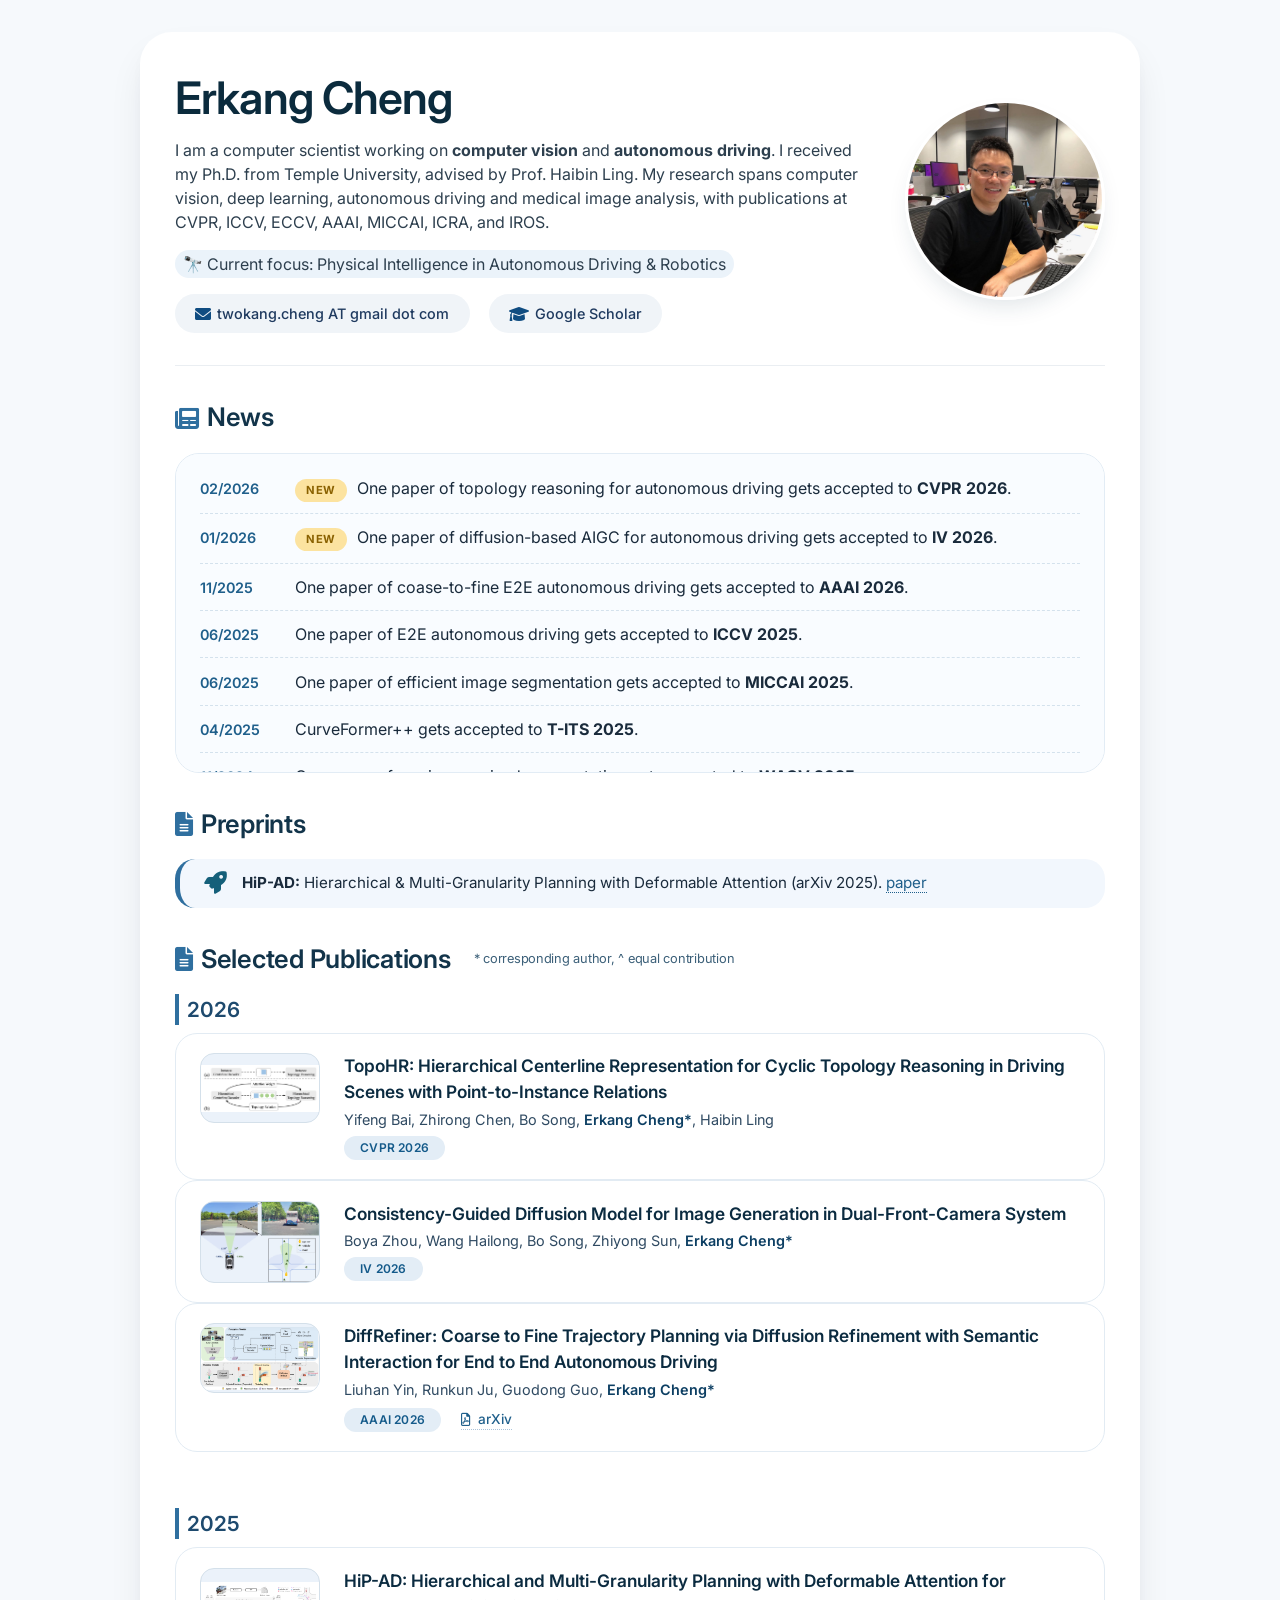
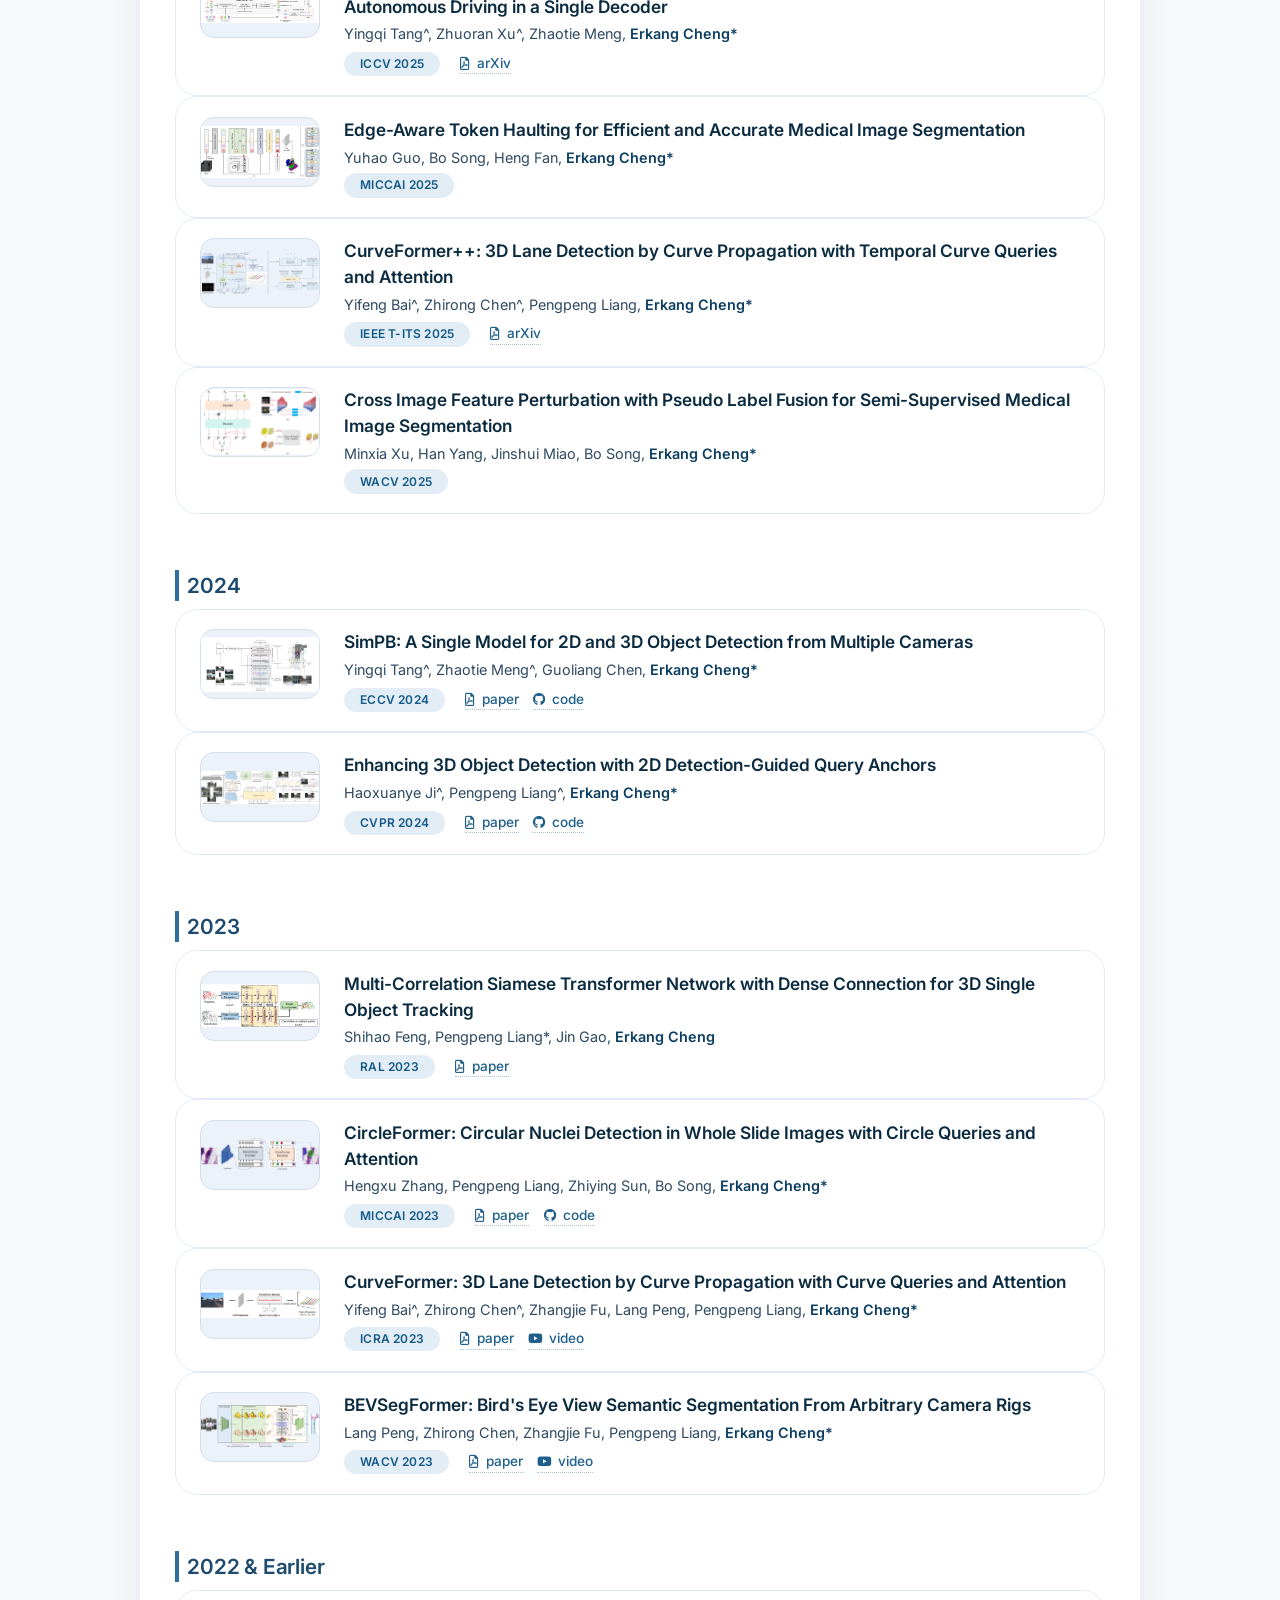
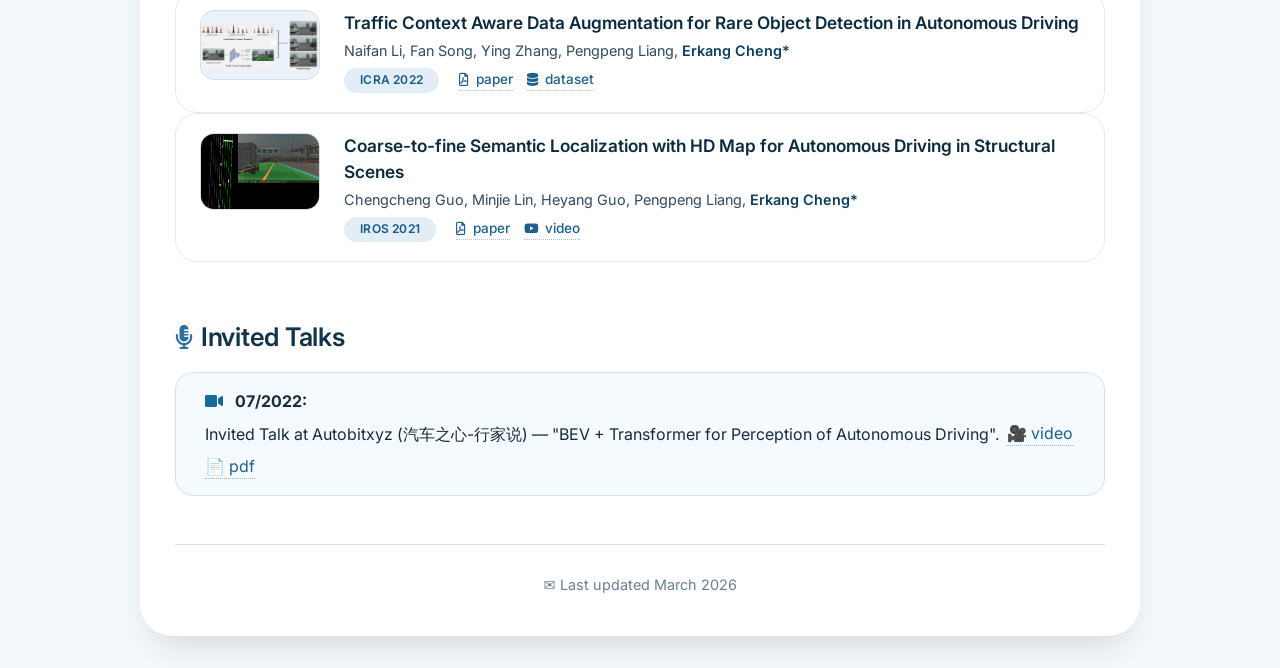
<file: index.html>
<!DOCTYPE HTML>
<html lang="en">
<head>
  <meta http-equiv="Content-Type" content="text/html; charset=UTF-8">
  <title>Erkang Cheng · Computer Vision & Autonomous Driving</title>
  <meta name="author" content="Erkang Cheng">
  <meta name="viewport" content="width=device-width, initial-scale=1">
  
  <!-- Font Awesome for icons -->
  <link rel="stylesheet" href="https://cdnjs.cloudflare.com/ajax/libs/font-awesome/6.0.0-beta3/css/all.min.css">
  <!-- Link to external CSS file -->
  <link rel="stylesheet" href="stylesheet.css">
</head>
<body>
  <div class="page-card">
    <!-- Header with name and photo -->
    <div class="profile-header">
      <div class="profile-text">
        <h1>Erkang Cheng</h1>
        <p>I am a computer scientist working on <strong>computer vision</strong> and <strong>autonomous driving</strong>. I received my Ph.D. from Temple University, advised by Prof. Haibin Ling. My research spans computer vision, deep learning, autonomous driving and medical image analysis, with publications at CVPR, ICCV, ECCV, AAAI, MICCAI, ICRA, and IROS.</p>
        <p><span class="focus-badge">🔭 Current focus: Physical Intelligence in Autonomous Driving & Robotics</span></p>
        <div class="profile-links">
          <a href="#"><i class="fas fa-envelope"></i> twokang.cheng AT gmail dot com</a>
          <a href="https://scholar.google.com/citations?user=6k125mQAAAAJ&hl=en" target="_blank"><i class="fas fa-graduation-cap"></i> Google Scholar</a>
        </div>
      </div>
      <div class="profile-photo">
        <img src="images/erkang_nullmax.JPG" alt="Erkang Cheng profile photo">
      </div>
    </div>

    <!-- News section: scrollable -->
    <div class="section-title">
      <i class="fas fa-newspaper"></i> News
    </div>
    <div class="news-scroll-container">
      <ul class="news-list">
        <li><span class="news-date">02/2026</span> <span class="news-badge">NEW</span> <span>One paper of topology reasoning for autonomous driving gets accepted to <strong>CVPR 2026</strong>.</span></li>
        <li><span class="news-date">01/2026</span> <span class="news-badge">NEW</span> <span>One paper of diffusion-based AIGC for autonomous driving gets accepted to <strong>IV 2026</strong>.</span></li>
        <li><span class="news-date">11/2025</span> <span>One paper of coase-to-fine E2E autonomous driving gets accepted to <strong>AAAI 2026</strong>.</span></li>
        <li><span class="news-date">06/2025</span> <span>One paper of E2E autonomous driving gets accepted to <strong>ICCV 2025</strong>.</span></li>
        <li><span class="news-date">06/2025</span> <span>One paper of efficient image segmentation gets accepted to <strong>MICCAI 2025</strong>.</span></li>
        <li><span class="news-date">04/2025</span> <span>CurveFormer++ gets accepted to <strong>T-ITS 2025</strong>.</span></li>
        <li><span class="news-date">11/2024</span> <span>One paper of semi-supervised segmentation gets accepted to <strong>WACV 2025</strong>.</span></li>
        <li><span class="news-date">07/2024</span> <span>One paper of Multi-view 2D&3D object detection gets accepted to <strong>ECCV 2024</strong>.</span></li>
        <li><span class="news-date">02/2024</span> <span>One paper of Multi-view 3D object detection gets accepted to <strong>CVPR 2024</strong>.</span></li>
        <li><span class="news-date">10/2023</span> <span>One paper of 3D single object tracking gets accepted to <strong>RAL 2023</strong>.</span></li>
        <li><span class="news-date">06/2023</span> <span>One paper of circle object detection gets accepted to <strong>MICCAI 2023</strong>.</span></li>
        <li><span class="news-date">01/2023</span> <span>One paper of 3D lane detection gets accepted to <strong>ICRA 2023</strong>.</span></li>
        <li><span class="news-date">09/2022</span> <span>One paper of BEV semantic segmentation gets accepted to <strong>WACV 2023</strong>.</span></li>
      </ul>
    </div>

    <!-- PrePrint section -->
    <div class="section-title">
      <i class="fas fa-file-alt"></i> Preprints
    </div>
    <div class="preprint-note">
      <i class="fas fa-rocket"></i>
      <span><strong>HiP-AD:</strong> Hierarchical & Multi-Granularity Planning with Deformable Attention (arXiv 2025). <a href="https://arxiv.org/abs/2503.08612">paper</a></span>
    </div>

    <!-- Publications: grouped by year -->
    <div class="section-title">
      <i class="fas fa-file-alt"></i> Selected Publications 
      <span class="pub-note">* corresponding author, ^ equal contribution</span>
    </div>

    <div class="pub-grid">
      <!-- Group 2026 -->
      <div class="pub-year-group">
        <div class="pub-year-title">2026</div>
        <div class="pub-item">
          <div class="pub-img"><img src="images/cvpr26.png" alt="TopoHR"></div>
          <div class="pub-content">
            <div class="pub-title">TopoHR: Hierarchical Centerline Representation for Cyclic Topology Reasoning in Driving Scenes with Point-to-Instance Relations</div>
            <div class="pub-authors">Yifeng Bai, Zhirong Chen, Bo Song, <span class="highlight-author">Erkang Cheng*</span>, Haibin Ling</div>
            <span class="pub-venue">CVPR 2026</span>
          </div>
        </div>
        <div class="pub-item">
          <div class="pub-img"><img src="images/iv26.png" alt="IV 2026"></div>
          <div class="pub-content">
            <div class="pub-title">Consistency-Guided Diffusion Model for Image Generation in Dual-Front-Camera System</div>
            <div class="pub-authors">Boya Zhou, Wang Hailong, Bo Song, Zhiyong Sun, <span class="highlight-author">Erkang Cheng*</span></div>
            <span class="pub-venue">IV 2026</span>
          </div>
        </div>
        <div class="pub-item">
          <div class="pub-img"><img src="images/aaai26.png" alt="AAAI 2026"></div>
          <div class="pub-content">
            <div class="pub-title">DiffRefiner: Coarse to Fine Trajectory Planning via Diffusion Refinement with Semantic Interaction for End to End Autonomous Driving</div>
            <div class="pub-authors">Liuhan Yin, Runkun Ju, Guodong Guo, <span class="highlight-author">Erkang Cheng*</span></div>
            <span class="pub-venue">AAAI 2026</span>
            <div class="pub-links"><a href="https://arxiv.org/abs/2511.17150"><i class="far fa-file-pdf"></i> arXiv</a></div>
          </div>
        </div>
      </div>

      <!-- Group 2025 -->
      <div class="pub-year-group">
        <div class="pub-year-title">2025</div>
        <div class="pub-item">
          <div class="pub-img"><img src="images/hip-ad.png" alt="HiP-AD"></div>
          <div class="pub-content">
            <div class="pub-title">HiP-AD: Hierarchical and Multi-Granularity Planning with Deformable Attention for Autonomous Driving in a Single Decoder</div>
            <div class="pub-authors">Yingqi Tang^, Zhuoran Xu^, Zhaotie Meng, <span class="highlight-author">Erkang Cheng*</span></div>
            <span class="pub-venue">ICCV 2025</span>
            <div class="pub-links"><a href="https://arxiv.org/abs/2503.08612"><i class="far fa-file-pdf"></i> arXiv</a></div>
          </div>
        </div>
        <div class="pub-item">
          <div class="pub-img"><img src="images/miccai25.jpg" alt="MICCAI25"></div>
          <div class="pub-content">
            <div class="pub-title">Edge-Aware Token Haulting for Efficient and Accurate Medical Image Segmentation</div>
            <div class="pub-authors">Yuhao Guo, Bo Song, Heng Fan, <span class="highlight-author">Erkang Cheng*</span></div>
            <span class="pub-venue">MICCAI 2025</span>
          </div>
        </div>
        <div class="pub-item">
          <div class="pub-img"><img src="images/curve_former2.png" alt="CurveFormer++"></div>
          <div class="pub-content">
            <div class="pub-title">CurveFormer++: 3D Lane Detection by Curve Propagation with Temporal Curve Queries and Attention</div>
            <div class="pub-authors">Yifeng Bai^, Zhirong Chen^, Pengpeng Liang, <span class="highlight-author">Erkang Cheng*</span></div>
            <span class="pub-venue">IEEE T-ITS 2025</span>
            <div class="pub-links"><a href="https://arxiv.org/abs/2402.06423"><i class="far fa-file-pdf"></i> arXiv</a></div>
          </div>
        </div>
        <div class="pub-item">
          <div class="pub-img"><img src="images/wacv25.png" alt="WACV25"></div>
          <div class="pub-content">
            <div class="pub-title">Cross Image Feature Perturbation with Pseudo Label Fusion for Semi-Supervised Medical Image Segmentation</div>
            <div class="pub-authors">Minxia Xu, Han Yang, Jinshui Miao, Bo Song, <span class="highlight-author">Erkang Cheng*</span></div>
            <span class="pub-venue">WACV 2025</span>
          </div>
        </div>
      </div>

      <!-- Group 2024 -->
      <div class="pub-year-group">
        <div class="pub-year-title">2024</div>
        <div class="pub-item">
          <div class="pub-img"><img src="images/simpb.png" alt="SimPB"></div>
          <div class="pub-content">
            <div class="pub-title">SimPB: A Single Model for 2D and 3D Object Detection from Multiple Cameras</div>
            <div class="pub-authors">Yingqi Tang^, Zhaotie Meng^, Guoliang Chen, <span class="highlight-author">Erkang Cheng*</span></div>
            <span class="pub-venue">ECCV 2024</span>
            <div class="pub-links">
              <a href="https://arxiv.org/abs/2403.10353"><i class="far fa-file-pdf"></i> paper</a> 
              <a href="https://github.com/nullmax-vision/SimPB"><i class="fab fa-github"></i> code</a>
            </div>
          </div>
        </div>
        <div class="pub-item">
          <div class="pub-img"><img src="images/qaf2d_cvpr24.png" alt="QAF2D"></div>
          <div class="pub-content">
            <div class="pub-title">Enhancing 3D Object Detection with 2D Detection-Guided Query Anchors</div>
            <div class="pub-authors">Haoxuanye Ji^, Pengpeng Liang^, <span class="highlight-author">Erkang Cheng*</span></div>
            <span class="pub-venue">CVPR 2024</span>
            <div class="pub-links">
              <a href="https://arxiv.org/abs/2403.06093"><i class="far fa-file-pdf"></i> paper</a> 
              <a href="https://github.com/nullmax-vision/QAF2D"><i class="fab fa-github"></i> code</a>
            </div>
          </div>
        </div>
      </div>

      <!-- Group 2023 -->
      <div class="pub-year-group">
        <div class="pub-year-title">2023</div>
        <div class="pub-item">
          <div class="pub-img"><img src="images/ral23.png" alt="RAL23"></div>
          <div class="pub-content">
            <div class="pub-title">Multi-Correlation Siamese Transformer Network with Dense Connection for 3D Single Object Tracking</div>
            <div class="pub-authors">Shihao Feng, Pengpeng Liang*, Jin Gao, <span class="highlight-author">Erkang Cheng</span></div>
            <span class="pub-venue">RAL 2023</span>
            <div class="pub-links"><a href="https://arxiv.org/abs/2312.11051"><i class="far fa-file-pdf"></i> paper</a></div>
          </div>
        </div>
        <div class="pub-item">
          <div class="pub-img"><img src="images/circle_former_miccai23.png" alt="CircleFormer"></div>
          <div class="pub-content">
            <div class="pub-title">CircleFormer: Circular Nuclei Detection in Whole Slide Images with Circle Queries and Attention</div>
            <div class="pub-authors">Hengxu Zhang, Pengpeng Liang, Zhiying Sun, Bo Song, <span class="highlight-author">Erkang Cheng*</span></div>
            <span class="pub-venue">MICCAI 2023</span>
            <div class="pub-links">
              <a href="https://arxiv.org/abs/2308.16145"><i class="far fa-file-pdf"></i> paper</a> 
              <a href="https://github.com/zhanghx-iim-ahu/CircleFormer"><i class="fab fa-github"></i> code</a>
            </div>
          </div>
        </div>
        <div class="pub-item">
          <div class="pub-img"><img src="images/curve_former_icra23.jpg" alt="CurveFormer ICRA23"></div>
          <div class="pub-content">
            <div class="pub-title">CurveFormer: 3D Lane Detection by Curve Propagation with Curve Queries and Attention</div>
            <div class="pub-authors">Yifeng Bai^, Zhirong Chen^, Zhangjie Fu, Lang Peng, Pengpeng Liang, <span class="highlight-author">Erkang Cheng*</span></div>
            <span class="pub-venue">ICRA 2023</span>
            <div class="pub-links">
              <a href="https://arxiv.org/abs/2209.07989"><i class="far fa-file-pdf"></i> paper</a> 
              <a href="https://www.youtube.com/watch?v=Rt5HI_sXBCw"><i class="fab fa-youtube"></i> video</a>
            </div>
          </div>
        </div>
        <div class="pub-item">
          <div class="pub-img"><img src="images/bevsegformer.png" alt="BEVSegFormer"></div>
          <div class="pub-content">
            <div class="pub-title">BEVSegFormer: Bird's Eye View Semantic Segmentation From Arbitrary Camera Rigs</div>
            <div class="pub-authors">Lang Peng, Zhirong Chen, Zhangjie Fu, Pengpeng Liang, <span class="highlight-author">Erkang Cheng*</span></div>
            <span class="pub-venue">WACV 2023</span>
            <div class="pub-links">
              <a href="https://arxiv.org/abs/2203.04050"><i class="far fa-file-pdf"></i> paper</a> 
              <a href="https://www.youtube.com/watch?v=MjkHs-z_w6o"><i class="fab fa-youtube"></i> video</a>
            </div>
          </div>
        </div>
      </div>

      <!-- Group 2022 & Earlier -->
      <div class="pub-year-group">
        <div class="pub-year-title">2022 & Earlier</div>
        <div class="pub-item">
          <div class="pub-img"><img src="images/data_aug_icra22_min.png" alt="ICRA22"></div>
          <div class="pub-content">
            <div class="pub-title">Traffic Context Aware Data Augmentation for Rare Object Detection in Autonomous Driving</div>
            <div class="pub-authors">Naifan Li, Fan Song, Ying Zhang, Pengpeng Liang, <span class="highlight-author">Erkang Cheng*</span></div>
            <span class="pub-venue">ICRA 2022</span>
            <div class="pub-links">
              <a href="https://arxiv.org/abs/2205.00376"><i class="far fa-file-pdf"></i> paper</a> 
              <a href="https://nullmax-vision.github.io/"><i class="fas fa-database"></i> dataset</a>
            </div>
          </div>
        </div>
        <div class="pub-item">
          <div class="pub-img"><img src="images/localization_iros21.png" alt="IROS21"></div>
          <div class="pub-content">
            <div class="pub-title">Coarse-to-fine Semantic Localization with HD Map for Autonomous Driving in Structural Scenes</div>
            <div class="pub-authors">Chengcheng Guo, Minjie Lin, Heyang Guo, Pengpeng Liang, <span class="highlight-author">Erkang Cheng*</span></div>
            <span class="pub-venue">IROS 2021</span>
            <div class="pub-links">
              <a href="https://arxiv.org/abs/2107.02557"><i class="far fa-file-pdf"></i> paper</a> 
              <a href="https://www.youtube.com/watch?v=sT6XptqnwLE"><i class="fab fa-youtube"></i> video</a>
            </div>
          </div>
        </div>
      </div>
    </div>

    <!-- Talk section -->
    <div class="section-title">
      <i class="fas fa-microphone-alt"></i> Invited Talks
    </div>
    <div class="talk-item">
      <i class="fas fa-video talk-icon"></i> 
      <strong>07/2022:</strong> Invited Talk at Autobitxyz (汽车之心-行家说) — "BEV + Transformer for Perception of Autonomous Driving". 
      <a href="https://podcasts.apple.com/us/podcast/%E6%B1%BD%E8%BD%A6%E4%B9%8B%E5%BF%83-%E8%A1%8C%E5%AE%B6%E8%AF%B4/id1502888554?l=zh">🎥 video</a> 
      <a href="https://pan.baidu.com/s/1ikZNF41DNwRUwPfJCiuENQ?pwd=bi6f">📄 pdf</a>
    </div>

    <!-- footer -->
    <div class="footer-note">
      ✉️ Last updated March 2026
    </div>
  </div>
</body>
</html>
</file>
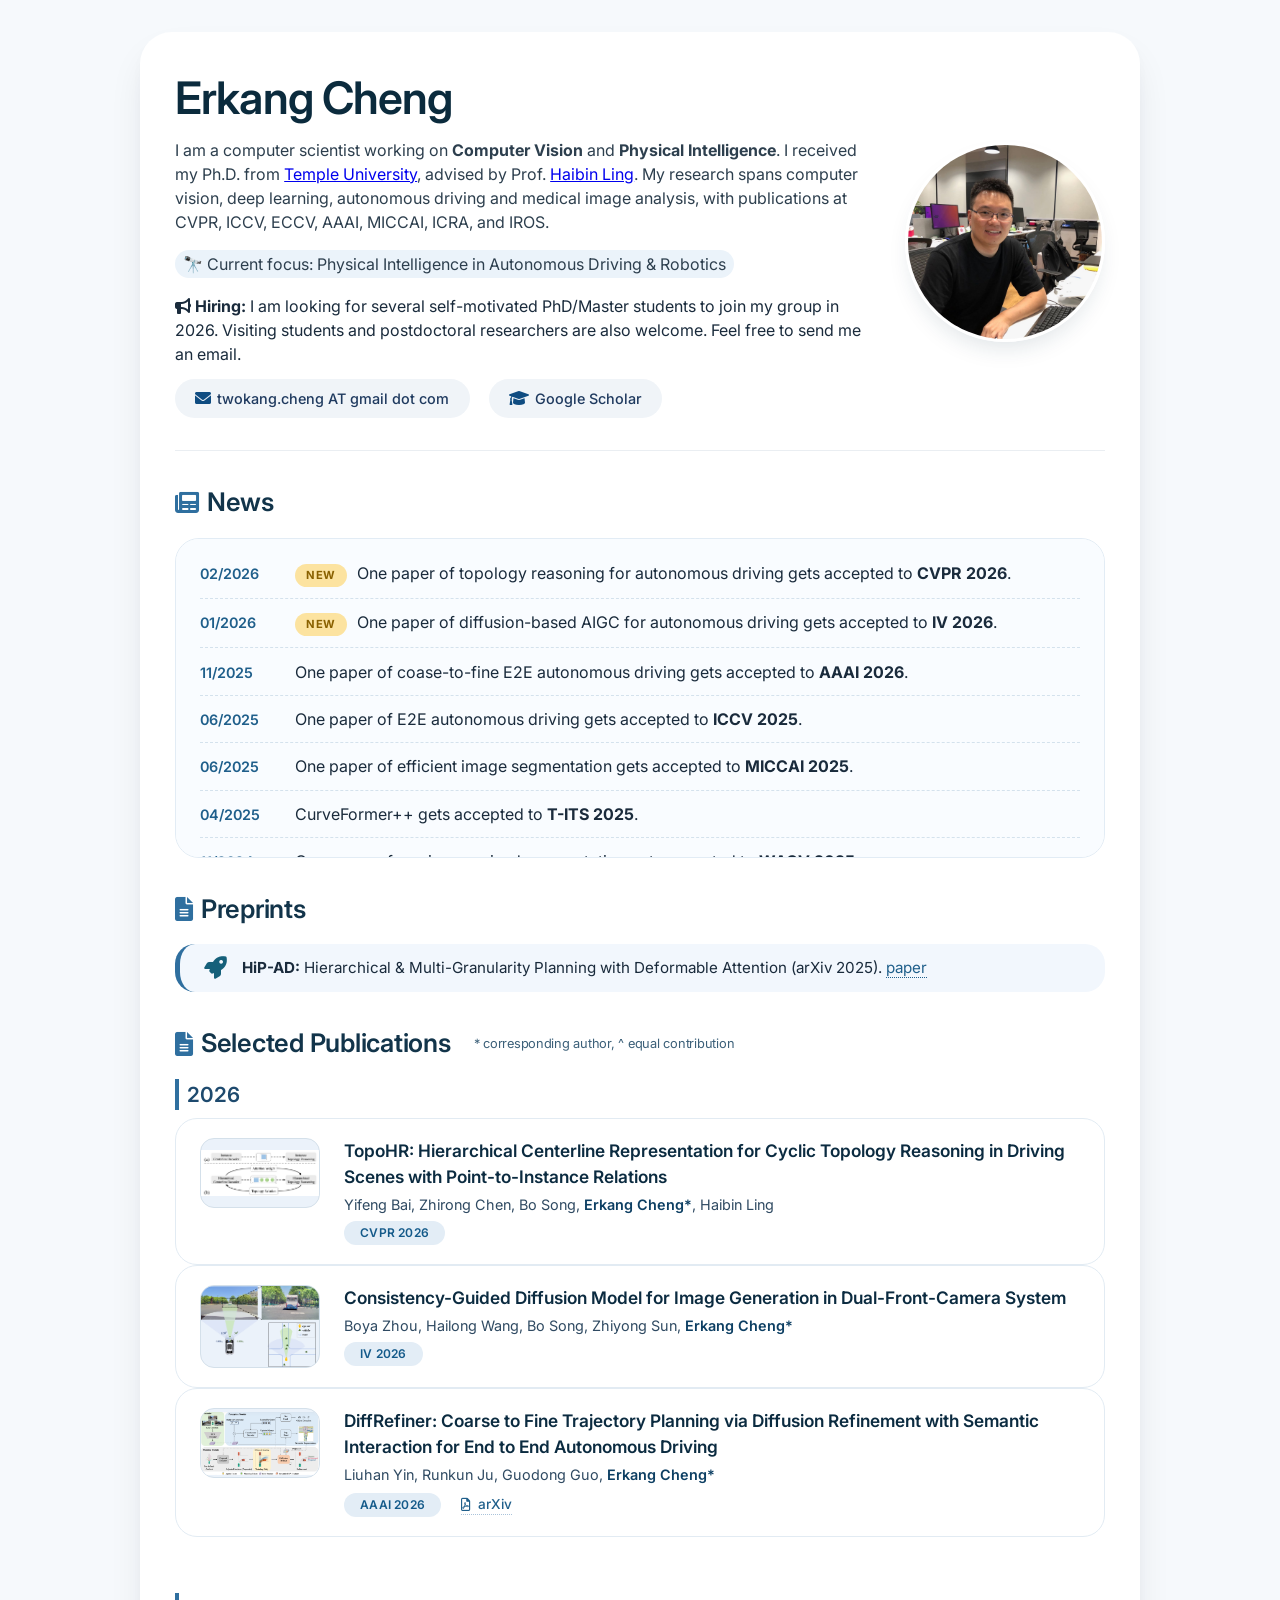
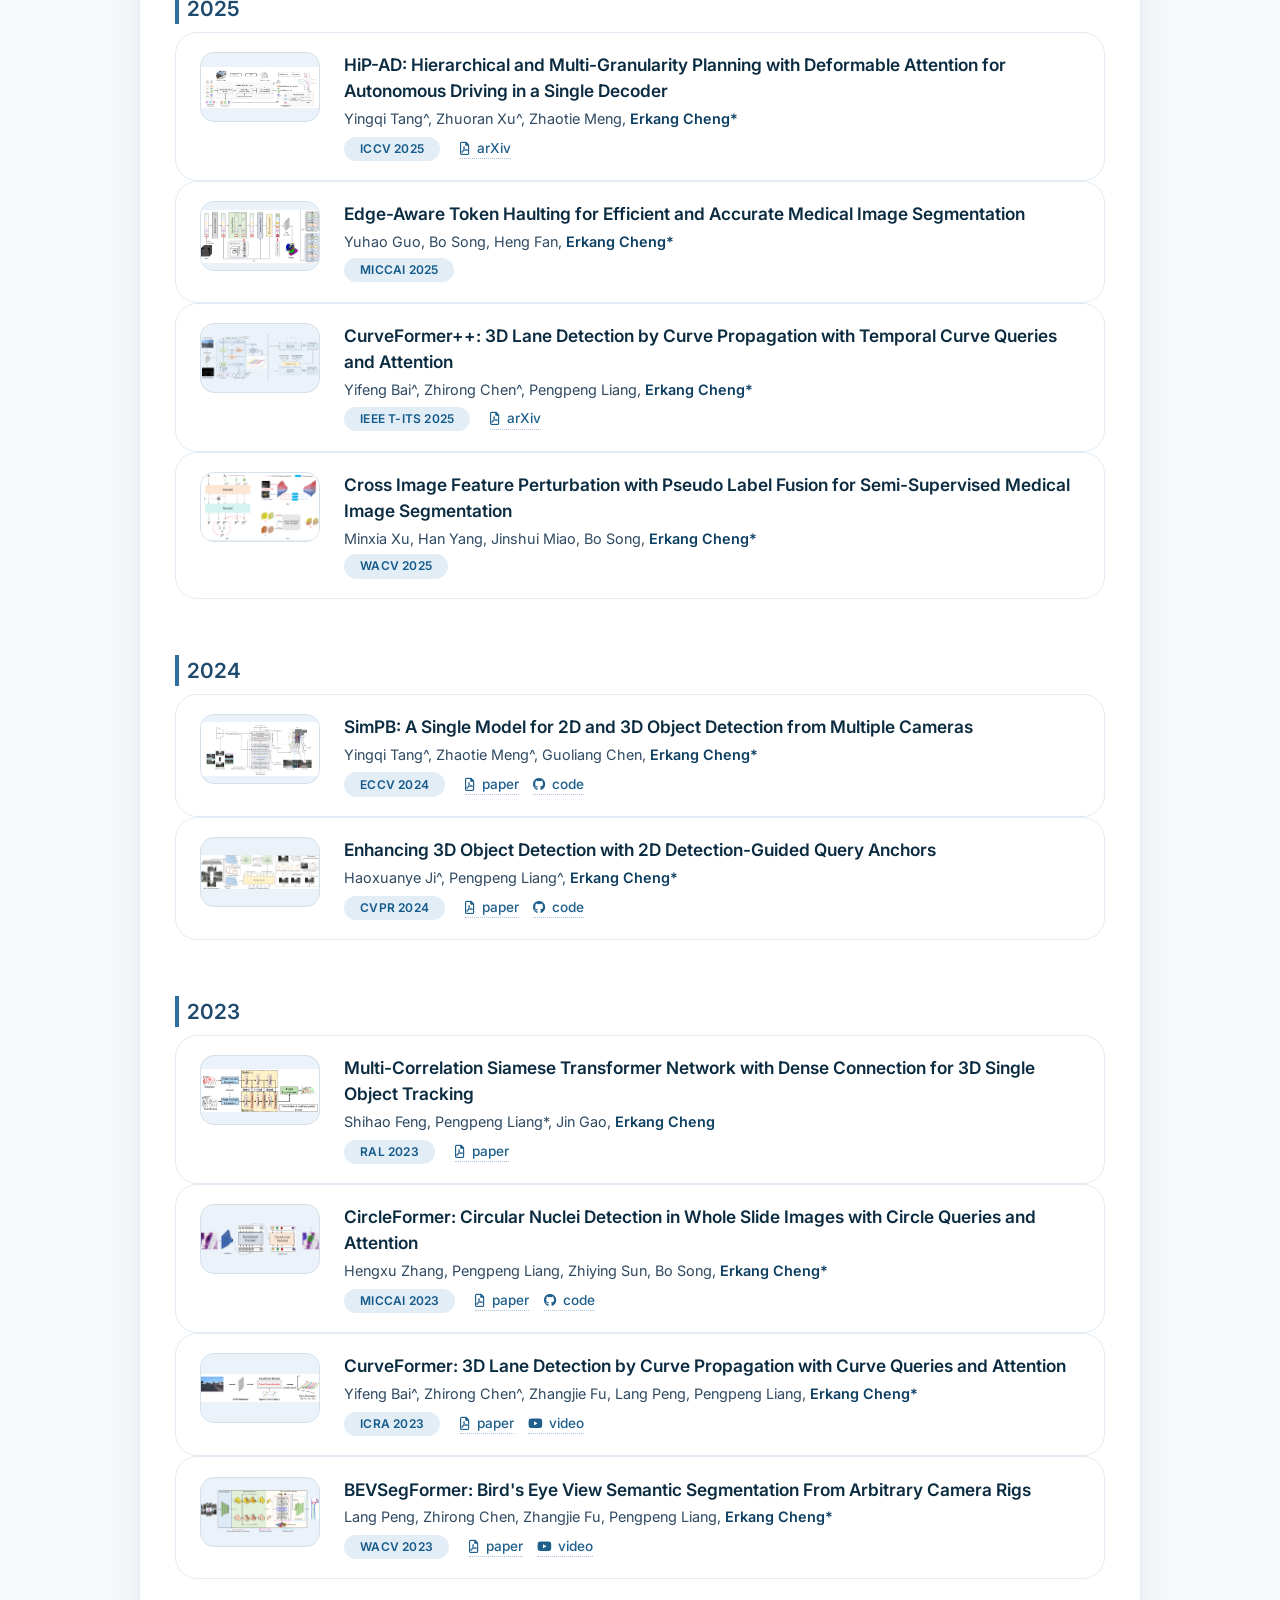
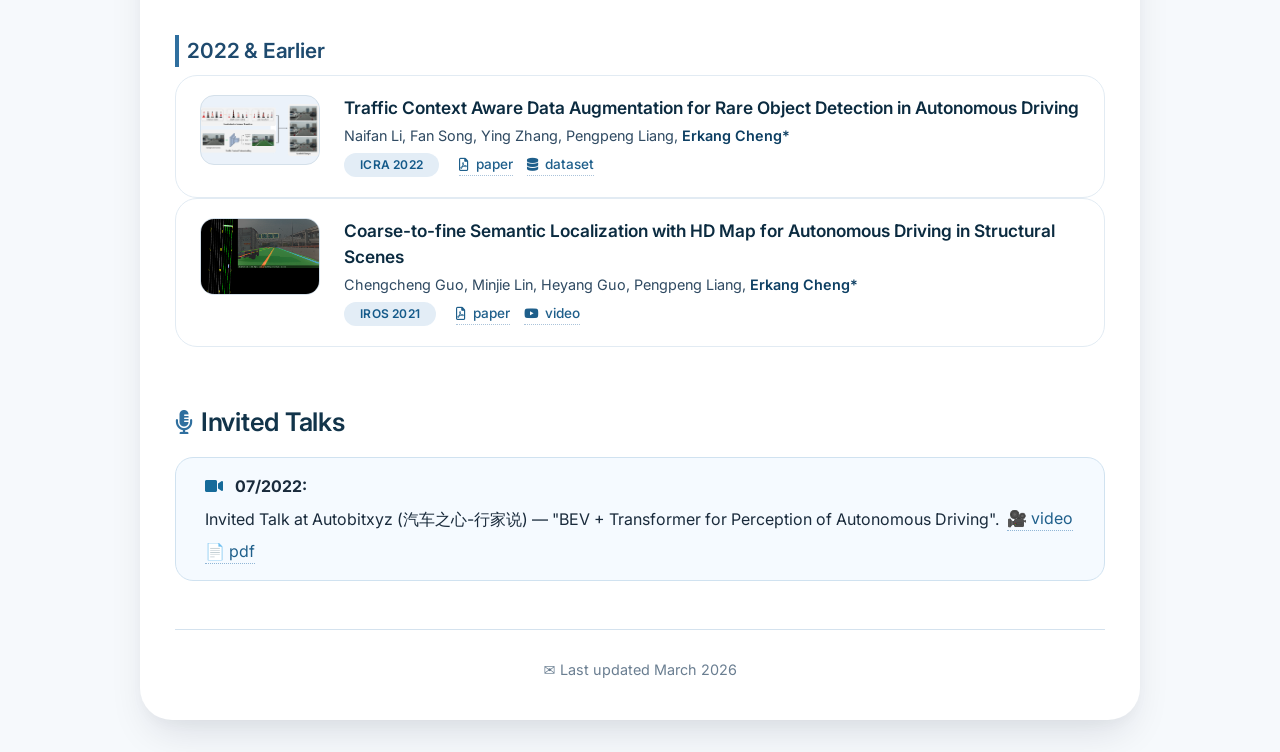
<file: index-.html>
<!DOCTYPE HTML>
<html lang="en">
<head>
  <meta http-equiv="Content-Type" content="text/html; charset=UTF-8">
  <title>Erkang Cheng · Computer Vision & Autonomous Driving</title>
  <meta name="author" content="Erkang Cheng">
  <meta name="viewport" content="width=device-width, initial-scale=1">
  
  <!-- Font Awesome for icons -->
  <link rel="stylesheet" href="https://cdnjs.cloudflare.com/ajax/libs/font-awesome/6.0.0-beta3/css/all.min.css">
  <!-- Link to external CSS file -->
  <link rel="stylesheet" href="stylesheet.css">
</head>
<body>
  <div class="page-card">
    <!-- Header with name and photo -->
    <div class="profile-header">
      <div class="profile-text">
        <h1>Erkang Cheng</h1>
        <p>I am a computer scientist working on <strong>Computer Vision</strong> and <strong>Physical Intelligence</strong>. I received my Ph.D. from <a href="https://cis.temple.edu/", target="_top">Temple University</a>, advised by Prof. <a href="https://haibinling.github.io", target="_top">Haibin Ling</a>. My research spans computer vision, deep learning, autonomous driving and medical image analysis, with publications at CVPR, ICCV, ECCV, AAAI, MICCAI, ICRA, and IROS.</p>
        <p><span class="focus-badge">🔭 Current focus: Physical Intelligence in Autonomous Driving & Robotics</span></p>
        <i class="fas fa-bullhorn"></i>
          <span><strong>Hiring:</strong> I am looking for several self-motivated PhD/Master students to join my group in 2026. Visiting students and postdoctoral researchers are also welcome. Feel free to send me an email.</span>
        <div class="profile-links">
          <a href="#"><i class="fas fa-envelope"></i> twokang.cheng AT gmail dot com</a>
          <a href="https://scholar.google.com/citations?user=6k125mQAAAAJ&hl=en" target="_blank"><i class="fas fa-graduation-cap"></i> Google Scholar</a>
        </div>
      </div>
      <div class="profile-photo">
        <img src="images/erkang_nullmax.JPG" alt="Erkang Cheng profile photo">
      </div>
    </div>

    <!-- News section: scrollable -->
    <div class="section-title">
      <i class="fas fa-newspaper"></i> News
    </div>
    <div class="news-scroll-container">
      <ul class="news-list">
        <li><span class="news-date">02/2026</span> <span class="news-badge">NEW</span> <span>One paper of topology reasoning for autonomous driving gets accepted to <strong>CVPR 2026</strong>.</span></li>
        <li><span class="news-date">01/2026</span> <span class="news-badge">NEW</span> <span>One paper of diffusion-based AIGC for autonomous driving gets accepted to <strong>IV 2026</strong>.</span></li>
        <li><span class="news-date">11/2025</span> <span>One paper of coase-to-fine E2E autonomous driving gets accepted to <strong>AAAI 2026</strong>.</span></li>
        <li><span class="news-date">06/2025</span> <span>One paper of E2E autonomous driving gets accepted to <strong>ICCV 2025</strong>.</span></li>
        <li><span class="news-date">06/2025</span> <span>One paper of efficient image segmentation gets accepted to <strong>MICCAI 2025</strong>.</span></li>
        <li><span class="news-date">04/2025</span> <span>CurveFormer++ gets accepted to <strong>T-ITS 2025</strong>.</span></li>
        <li><span class="news-date">11/2024</span> <span>One paper of semi-supervised segmentation gets accepted to <strong>WACV 2025</strong>.</span></li>
        <li><span class="news-date">07/2024</span> <span>One paper of Multi-view 2D&3D object detection gets accepted to <strong>ECCV 2024</strong>.</span></li>
        <li><span class="news-date">02/2024</span> <span>One paper of Multi-view 3D object detection gets accepted to <strong>CVPR 2024</strong>.</span></li>
        <li><span class="news-date">10/2023</span> <span>One paper of 3D single object tracking gets accepted to <strong>RAL 2023</strong>.</span></li>
        <li><span class="news-date">06/2023</span> <span>One paper of circle object detection gets accepted to <strong>MICCAI 2023</strong>.</span></li>
        <li><span class="news-date">01/2023</span> <span>One paper of 3D lane detection gets accepted to <strong>ICRA 2023</strong>.</span></li>
        <li><span class="news-date">09/2022</span> <span>One paper of BEV semantic segmentation gets accepted to <strong>WACV 2023</strong>.</span></li>
      </ul>
    </div>

    <!-- PrePrint section -->
    <div class="section-title">
      <i class="fas fa-file-alt"></i> Preprints
    </div>
    <div class="preprint-note">
      <i class="fas fa-rocket"></i>
      <span><strong>HiP-AD:</strong> Hierarchical & Multi-Granularity Planning with Deformable Attention (arXiv 2025). <a href="https://arxiv.org/abs/2503.08612">paper</a></span>
    </div>

    <!-- Publications: grouped by year -->
    <div class="section-title">
      <i class="fas fa-file-alt"></i> Selected Publications 
      <span class="pub-note">* corresponding author, ^ equal contribution</span>
    </div>

    <div class="pub-grid">
      <!-- Group 2026 -->
      <div class="pub-year-group">
        <div class="pub-year-title">2026</div>
        <div class="pub-item">
          <div class="pub-img"><img src="images/cvpr26.png" alt="TopoHR"></div>
          <div class="pub-content">
            <div class="pub-title">TopoHR: Hierarchical Centerline Representation for Cyclic Topology Reasoning in Driving Scenes with Point-to-Instance Relations</div>
            <div class="pub-authors">Yifeng Bai, Zhirong Chen, Bo Song, <span class="highlight-author">Erkang Cheng*</span>, Haibin Ling</div>
            <span class="pub-venue">CVPR 2026</span>
          </div>
        </div>
        <div class="pub-item">
          <div class="pub-img"><img src="images/iv26.png" alt="IV 2026"></div>
          <div class="pub-content">
            <div class="pub-title">Consistency-Guided Diffusion Model for Image Generation in Dual-Front-Camera System</div>
            <div class="pub-authors">Boya Zhou, Hailong Wang, Bo Song, Zhiyong Sun, <span class="highlight-author">Erkang Cheng*</span></div>
            <span class="pub-venue">IV 2026</span>
          </div>
        </div>
        <div class="pub-item">
          <div class="pub-img"><img src="images/aaai26.png" alt="AAAI 2026"></div>
          <div class="pub-content">
            <div class="pub-title">DiffRefiner: Coarse to Fine Trajectory Planning via Diffusion Refinement with Semantic Interaction for End to End Autonomous Driving</div>
            <div class="pub-authors">Liuhan Yin, Runkun Ju, Guodong Guo, <span class="highlight-author">Erkang Cheng*</span></div>
            <span class="pub-venue">AAAI 2026</span>
            <div class="pub-links"><a href="https://arxiv.org/abs/2511.17150"><i class="far fa-file-pdf"></i> arXiv</a></div>
          </div>
        </div>
      </div>

      <!-- Group 2025 -->
      <div class="pub-year-group">
        <div class="pub-year-title">2025</div>
        <div class="pub-item">
          <div class="pub-img"><img src="images/hip-ad.png" alt="HiP-AD"></div>
          <div class="pub-content">
            <div class="pub-title">HiP-AD: Hierarchical and Multi-Granularity Planning with Deformable Attention for Autonomous Driving in a Single Decoder</div>
            <div class="pub-authors">Yingqi Tang^, Zhuoran Xu^, Zhaotie Meng, <span class="highlight-author">Erkang Cheng*</span></div>
            <span class="pub-venue">ICCV 2025</span>
            <div class="pub-links"><a href="https://arxiv.org/abs/2503.08612"><i class="far fa-file-pdf"></i> arXiv</a></div>
          </div>
        </div>
        <div class="pub-item">
          <div class="pub-img"><img src="images/miccai25.jpg" alt="MICCAI25"></div>
          <div class="pub-content">
            <div class="pub-title">Edge-Aware Token Haulting for Efficient and Accurate Medical Image Segmentation</div>
            <div class="pub-authors">Yuhao Guo, Bo Song, Heng Fan, <span class="highlight-author">Erkang Cheng*</span></div>
            <span class="pub-venue">MICCAI 2025</span>
          </div>
        </div>
        <div class="pub-item">
          <div class="pub-img"><img src="images/curve_former2.png" alt="CurveFormer++"></div>
          <div class="pub-content">
            <div class="pub-title">CurveFormer++: 3D Lane Detection by Curve Propagation with Temporal Curve Queries and Attention</div>
            <div class="pub-authors">Yifeng Bai^, Zhirong Chen^, Pengpeng Liang, <span class="highlight-author">Erkang Cheng*</span></div>
            <span class="pub-venue">IEEE T-ITS 2025</span>
            <div class="pub-links"><a href="https://arxiv.org/abs/2402.06423"><i class="far fa-file-pdf"></i> arXiv</a></div>
          </div>
        </div>
        <div class="pub-item">
          <div class="pub-img"><img src="images/wacv25.png" alt="WACV25"></div>
          <div class="pub-content">
            <div class="pub-title">Cross Image Feature Perturbation with Pseudo Label Fusion for Semi-Supervised Medical Image Segmentation</div>
            <div class="pub-authors">Minxia Xu, Han Yang, Jinshui Miao, Bo Song, <span class="highlight-author">Erkang Cheng*</span></div>
            <span class="pub-venue">WACV 2025</span>
          </div>
        </div>
      </div>

      <!-- Group 2024 -->
      <div class="pub-year-group">
        <div class="pub-year-title">2024</div>
        <div class="pub-item">
          <div class="pub-img"><img src="images/simpb.png" alt="SimPB"></div>
          <div class="pub-content">
            <div class="pub-title">SimPB: A Single Model for 2D and 3D Object Detection from Multiple Cameras</div>
            <div class="pub-authors">Yingqi Tang^, Zhaotie Meng^, Guoliang Chen, <span class="highlight-author">Erkang Cheng*</span></div>
            <span class="pub-venue">ECCV 2024</span>
            <div class="pub-links">
              <a href="https://arxiv.org/abs/2403.10353"><i class="far fa-file-pdf"></i> paper</a> 
              <a href="https://github.com/nullmax-vision/SimPB"><i class="fab fa-github"></i> code</a>
            </div>
          </div>
        </div>
        <div class="pub-item">
          <div class="pub-img"><img src="images/qaf2d_cvpr24.png" alt="QAF2D"></div>
          <div class="pub-content">
            <div class="pub-title">Enhancing 3D Object Detection with 2D Detection-Guided Query Anchors</div>
            <div class="pub-authors">Haoxuanye Ji^, Pengpeng Liang^, <span class="highlight-author">Erkang Cheng*</span></div>
            <span class="pub-venue">CVPR 2024</span>
            <div class="pub-links">
              <a href="https://arxiv.org/abs/2403.06093"><i class="far fa-file-pdf"></i> paper</a> 
              <a href="https://github.com/nullmax-vision/QAF2D"><i class="fab fa-github"></i> code</a>
            </div>
          </div>
        </div>
      </div>

      <!-- Group 2023 -->
      <div class="pub-year-group">
        <div class="pub-year-title">2023</div>
        <div class="pub-item">
          <div class="pub-img"><img src="images/ral23.png" alt="RAL23"></div>
          <div class="pub-content">
            <div class="pub-title">Multi-Correlation Siamese Transformer Network with Dense Connection for 3D Single Object Tracking</div>
            <div class="pub-authors">Shihao Feng, Pengpeng Liang*, Jin Gao, <span class="highlight-author">Erkang Cheng</span></div>
            <span class="pub-venue">RAL 2023</span>
            <div class="pub-links"><a href="https://arxiv.org/abs/2312.11051"><i class="far fa-file-pdf"></i> paper</a></div>
          </div>
        </div>
        <div class="pub-item">
          <div class="pub-img"><img src="images/circle_former_miccai23.png" alt="CircleFormer"></div>
          <div class="pub-content">
            <div class="pub-title">CircleFormer: Circular Nuclei Detection in Whole Slide Images with Circle Queries and Attention</div>
            <div class="pub-authors">Hengxu Zhang, Pengpeng Liang, Zhiying Sun, Bo Song, <span class="highlight-author">Erkang Cheng*</span></div>
            <span class="pub-venue">MICCAI 2023</span>
            <div class="pub-links">
              <a href="https://arxiv.org/abs/2308.16145"><i class="far fa-file-pdf"></i> paper</a> 
              <a href="https://github.com/zhanghx-iim-ahu/CircleFormer"><i class="fab fa-github"></i> code</a>
            </div>
          </div>
        </div>
        <div class="pub-item">
          <div class="pub-img"><img src="images/curve_former_icra23.jpg" alt="CurveFormer ICRA23"></div>
          <div class="pub-content">
            <div class="pub-title">CurveFormer: 3D Lane Detection by Curve Propagation with Curve Queries and Attention</div>
            <div class="pub-authors">Yifeng Bai^, Zhirong Chen^, Zhangjie Fu, Lang Peng, Pengpeng Liang, <span class="highlight-author">Erkang Cheng*</span></div>
            <span class="pub-venue">ICRA 2023</span>
            <div class="pub-links">
              <a href="https://arxiv.org/abs/2209.07989"><i class="far fa-file-pdf"></i> paper</a> 
              <a href="https://www.youtube.com/watch?v=Rt5HI_sXBCw"><i class="fab fa-youtube"></i> video</a>
            </div>
          </div>
        </div>
        <div class="pub-item">
          <div class="pub-img"><img src="images/bevsegformer.png" alt="BEVSegFormer"></div>
          <div class="pub-content">
            <div class="pub-title">BEVSegFormer: Bird's Eye View Semantic Segmentation From Arbitrary Camera Rigs</div>
            <div class="pub-authors">Lang Peng, Zhirong Chen, Zhangjie Fu, Pengpeng Liang, <span class="highlight-author">Erkang Cheng*</span></div>
            <span class="pub-venue">WACV 2023</span>
            <div class="pub-links">
              <a href="https://arxiv.org/abs/2203.04050"><i class="far fa-file-pdf"></i> paper</a> 
              <a href="https://www.youtube.com/watch?v=MjkHs-z_w6o"><i class="fab fa-youtube"></i> video</a>
            </div>
          </div>
        </div>
      </div>

      <!-- Group 2022 & Earlier -->
      <div class="pub-year-group">
        <div class="pub-year-title">2022 & Earlier</div>
        <div class="pub-item">
          <div class="pub-img"><img src="images/data_aug_icra22_min.png" alt="ICRA22"></div>
          <div class="pub-content">
            <div class="pub-title">Traffic Context Aware Data Augmentation for Rare Object Detection in Autonomous Driving</div>
            <div class="pub-authors">Naifan Li, Fan Song, Ying Zhang, Pengpeng Liang, <span class="highlight-author">Erkang Cheng*</span></div>
            <span class="pub-venue">ICRA 2022</span>
            <div class="pub-links">
              <a href="https://arxiv.org/abs/2205.00376"><i class="far fa-file-pdf"></i> paper</a> 
              <a href="https://nullmax-vision.github.io/"><i class="fas fa-database"></i> dataset</a>
            </div>
          </div>
        </div>
        <div class="pub-item">
          <div class="pub-img"><img src="images/localization_iros21.png" alt="IROS21"></div>
          <div class="pub-content">
            <div class="pub-title">Coarse-to-fine Semantic Localization with HD Map for Autonomous Driving in Structural Scenes</div>
            <div class="pub-authors">Chengcheng Guo, Minjie Lin, Heyang Guo, Pengpeng Liang, <span class="highlight-author">Erkang Cheng*</span></div>
            <span class="pub-venue">IROS 2021</span>
            <div class="pub-links">
              <a href="https://arxiv.org/abs/2107.02557"><i class="far fa-file-pdf"></i> paper</a> 
              <a href="https://www.youtube.com/watch?v=sT6XptqnwLE"><i class="fab fa-youtube"></i> video</a>
            </div>
          </div>
        </div>
      </div>
    </div>

    <!-- Talk section -->
    <div class="section-title">
      <i class="fas fa-microphone-alt"></i> Invited Talks
    </div>
    <div class="talk-item">
      <i class="fas fa-video talk-icon"></i> 
      <strong>07/2022:</strong> Invited Talk at Autobitxyz (汽车之心-行家说) — "BEV + Transformer for Perception of Autonomous Driving". 
      <a href="https://podcasts.apple.com/us/podcast/%E6%B1%BD%E8%BD%A6%E4%B9%8B%E5%BF%83-%E8%A1%8C%E5%AE%B6%E8%AF%B4/id1502888554?l=zh">🎥 video</a> 
      <a href="https://pan.baidu.com/s/1ikZNF41DNwRUwPfJCiuENQ?pwd=bi6f">📄 pdf</a>
    </div>

    <!-- footer -->
    <div class="footer-note">
      ✉️ Last updated March 2026
    </div>
  </div>
</body>
</html>
</file>
<file: stylesheet.css>
/* Google Fonts Inter */
@import url('https://fonts.googleapis.com/css2?family=Inter:opsz,wght@14..32,300..700&display=swap');

/* reset & base */
* {
  margin: 0;
  padding: 0;
  box-sizing: border-box;
}

body {
  background-color: #f6f9fc;
  font-family: "Inter", system-ui, -apple-system, 'Segoe UI', Roboto, sans-serif;
  line-height: 1.5;
  color: #1a2b3c;
  padding: 2rem 1rem;
  display: flex;
  justify-content: center;
}

/* main card container */
.page-card {
  max-width: 1000px;
  width: 100%;
  background: white;
  border-radius: 32px;
  box-shadow: 0 20px 40px -10px rgba(0,20,40,0.12), 0 6px 12px rgba(0,0,0,0.02);
  padding: 2.5rem 2.2rem;
  transition: all 0.2s ease;
}

/* profile header */
.profile-header {
  display: flex;
  flex-wrap: wrap;
  gap: 2rem;
  margin-bottom: 2rem;
  align-items: center;
  border-bottom: 1px solid #eaeef2;
  padding-bottom: 2rem;
}

.profile-text {
  flex: 2;
  min-width: 280px;
}

.profile-text h1 {
  font-size: 2.8rem;
  font-weight: 600;
  letter-spacing: -0.02em;
  color: #0b2b3d;
  margin-bottom: 0.75rem;
  line-height: 1.2;
}

.profile-text .badge {
  background: #e8f0fe;
  color: #0369a1;
  font-size: 0.9rem;
  font-weight: 500;
  padding: 0.2rem 0.8rem;
  border-radius: 30px;
  display: inline-block;
  margin-bottom: 1rem;
}

.profile-text p {
  font-size: 1rem;
  color: #2d3f4e;
  margin-bottom: 1rem;
}

.focus-badge {
  background: #ebf3fa;
  padding: 2px 8px;
  border-radius: 20px;
  display: inline-block;
}

.profile-links {
  display: flex;
  flex-wrap: wrap;
  gap: 1.2rem;
  margin-top: 0.8rem;
  align-items: center;
}

.profile-links a {
  display: inline-flex;
  align-items: center;
  gap: 6px;
  background: #f0f4f8;
  padding: 0.5rem 1.2rem;
  border-radius: 40px;
  font-size: 0.9rem;
  font-weight: 500;
  color: #1f3a5f;
  transition: 0.15s;
  border: 1px solid transparent;
  text-decoration: none;
}

.profile-links a i {
  font-size: 1rem;
  color: #0f4c81;
}

.profile-links a:hover {
  background: #e1e9f2;
  border-color: #bdd3e8;
  color: #0b2b3d;
}

.profile-photo {
  flex: 0 0 200px;
  text-align: center;
}

.profile-photo img {
  width: 200px;
  height: 200px;
  object-fit: cover;
  border-radius: 50%;
  box-shadow: 0 12px 24px -8px rgba(18, 52, 77, 0.15);
  border: 3px solid white;
  transition: 0.2s;
}

/* section headings */
.section-title {
  font-size: 1.6rem;
  font-weight: 600;
  letter-spacing: -0.01em;
  margin: 2rem 0 1rem 0;
  color: #12344a;
  display: flex;
  align-items: center;
  gap: 8px;
  flex-wrap: wrap;
}

.section-title i {
  color: #2f6f9f;
  font-size: 1.5rem;
}

.pub-note {
  font-size: 0.8rem;
  font-weight: 400;
  margin-left: 15px;
  color: #3c6079;
}

/* Scrollable News Section */
.news-scroll-container {
  background: #f9fcff;
  border-radius: 24px;
  border: 1px solid #e2ecf5;
  max-height: 320px;
  overflow-y: auto;
  padding: 0.2rem 0;
}

.news-list {
  list-style: none;
  padding: 0.5rem 1.5rem;
  margin: 0;
}

.news-list li {
  padding: 0.7rem 0;
  border-bottom: 1px dashed #d4e2ed;
  display: flex;
  align-items: baseline;
  gap: 10px;
}

.news-list li:last-child {
  border-bottom: none;
}

.news-date {
  font-weight: 600;
  color: #1f5f8b;
  min-width: 85px;
  font-size: 0.9rem;
}

.news-badge {
  background-color: #fce3a0;
  color: #8a6100;
  font-size: 0.7rem;
  font-weight: 700;
  padding: 0.2rem 0.7rem;
  border-radius: 30px;
  text-transform: uppercase;
  letter-spacing: 0.5px;
}

/* Custom scrollbar */
.news-scroll-container::-webkit-scrollbar {
  width: 6px;
}

.news-scroll-container::-webkit-scrollbar-track {
  background: #e2ecf5;
  border-radius: 10px;
}

.news-scroll-container::-webkit-scrollbar-thumb {
  background: #b2c9df;
  border-radius: 10px;
}

.news-scroll-container::-webkit-scrollbar-thumb:hover {
  background: #8fb0cc;
}

/* publication grid */
.pub-grid {
  display: flex;
  flex-direction: column;
  gap: 1.2rem;
  margin-top: 1rem;
}

/* Year grouping styles */
.pub-year-group {
  margin-bottom: 1.5rem;
}

.pub-year-title {
  font-size: 1.3rem;
  font-weight: 600;
  color: #1e4a6e;
  margin: 0.8rem 0 0.5rem 0;
  padding-left: 0.5rem;
  border-left: 4px solid #2f6f9f;
  letter-spacing: -0.2px;
}

.pub-year-group:first-of-type .pub-year-title {
  margin-top: 0;
}

.pub-item {
  display: flex;
  gap: 1.5rem;
  background: #ffffff;
  border-radius: 22px;
  padding: 1.2rem 1.5rem;
  border: 1px solid #e2ebf3;
  transition: 0.15s;
  align-items: flex-start;
}

.pub-item:hover {
  border-color: #b9d6ef;
  box-shadow: 0 8px 20px -12px #2b6a9f;
}

/* Image container */
.pub-img {
  flex: 0 0 120px;
  background: #ebf2fa;
  border-radius: 14px;
  overflow: hidden;
  display: flex;
  align-items: center;
  justify-content: center;
  border: 1px solid #d4e0ea;
  height: auto;
  min-height: 70px;
  max-height: 120px;
}

.pub-img img {
  width: 100%;
  height: auto;
  display: block;
  object-fit: contain;
}

.pub-content {
  flex: 1;
}

.pub-title {
  font-size: 1.08rem;
  font-weight: 600;
  color: #0b2b40;
  margin-bottom: 0.25rem;
}

.pub-authors {
  font-size: 0.9rem;
  color: #2f4a62;
  margin-bottom: 0.2rem;
}

.pub-venue {
  display: inline-block;
  background: #e3edf6;
  padding: 0.2rem 1rem;
  border-radius: 30px;
  font-size: 0.75rem;
  font-weight: 600;
  color: #145a8a;
  margin-right: 1rem;
  letter-spacing: 0.2px;
}

.pub-links {
  display: inline-flex;
  gap: 0.9rem;
  margin-top: 0.3rem;
}

.pub-links a {
  font-size: 0.85rem;
  color: #1f5f8b;
  font-weight: 500;
  border-bottom: 1px dotted #aac3da;
  text-decoration: none;
}

.pub-links a i {
  font-size: 0.8rem;
  margin-right: 3px;
}

.pub-links a:hover {
  color: #f09228;
  border-bottom-color: #f09228;
}

.highlight-author {
  font-weight: 600;
  color: #0d3f63;
}

/* preprint note */
.preprint-note {
  background: #f2f7fd;
  border-radius: 20px;
  padding: 0.8rem 1.5rem;
  border-left: 5px solid #2f6f9f;
  margin: 1rem 0;
  font-size: 0.95rem;
  display: flex;
  align-items: center;
  gap: 1rem;
  flex-wrap: wrap;
}

.preprint-note i {
  color: #15607a;
  font-size: 1.4rem;
}

.preprint-note a {
  color: #1f5f8b;
  text-decoration: none;
  border-bottom: 1px dotted;
}

.preprint-note a:hover {
  color: #f09228;
}

/* talk item */
.talk-item {
  background: #f5faff;
  border-radius: 18px;
  padding: 1rem 1.8rem;
  border: 1px solid #d0e2f0;
  margin: 1rem 0;
  display: flex;
  flex-wrap: wrap;
  align-items: center;
  gap: 8px;
}

.talk-icon {
  color: #166b9a;
  margin-right: 4px;
}

.talk-item a {
  color: #1f5f8b;
  text-decoration: none;
  border-bottom: 1px dotted #91b6d6;
}

.talk-item a:hover {
  color: #f09228;
}

/* footer */
.footer-note {
  margin-top: 3rem;
  font-size: 0.9rem;
  color: #6a7e91;
  text-align: center;
  border-top: 1px solid #d4e2ee;
  padding-top: 1.8rem;
}

.heart-icon {
  color: #b23d3d;
}

/* responsive adjustments */
@media (max-width: 700px) {
  .profile-header {
    flex-direction: column-reverse;
    text-align: center;
  }
  
  .profile-links {
    justify-content: center;
  }
  
  .pub-item {
    flex-direction: column;
  }
  
  .pub-img {
    width: 100%;
    max-width: 200px;
    margin: 0 auto;
  }
  
  .page-card {
    padding: 1.8rem;
  }
  
  .pub-note {
    margin-left: 0;
    width: 100%;
  }
  
  .news-scroll-container {
    max-height: 280px;
  }
}
</file>
